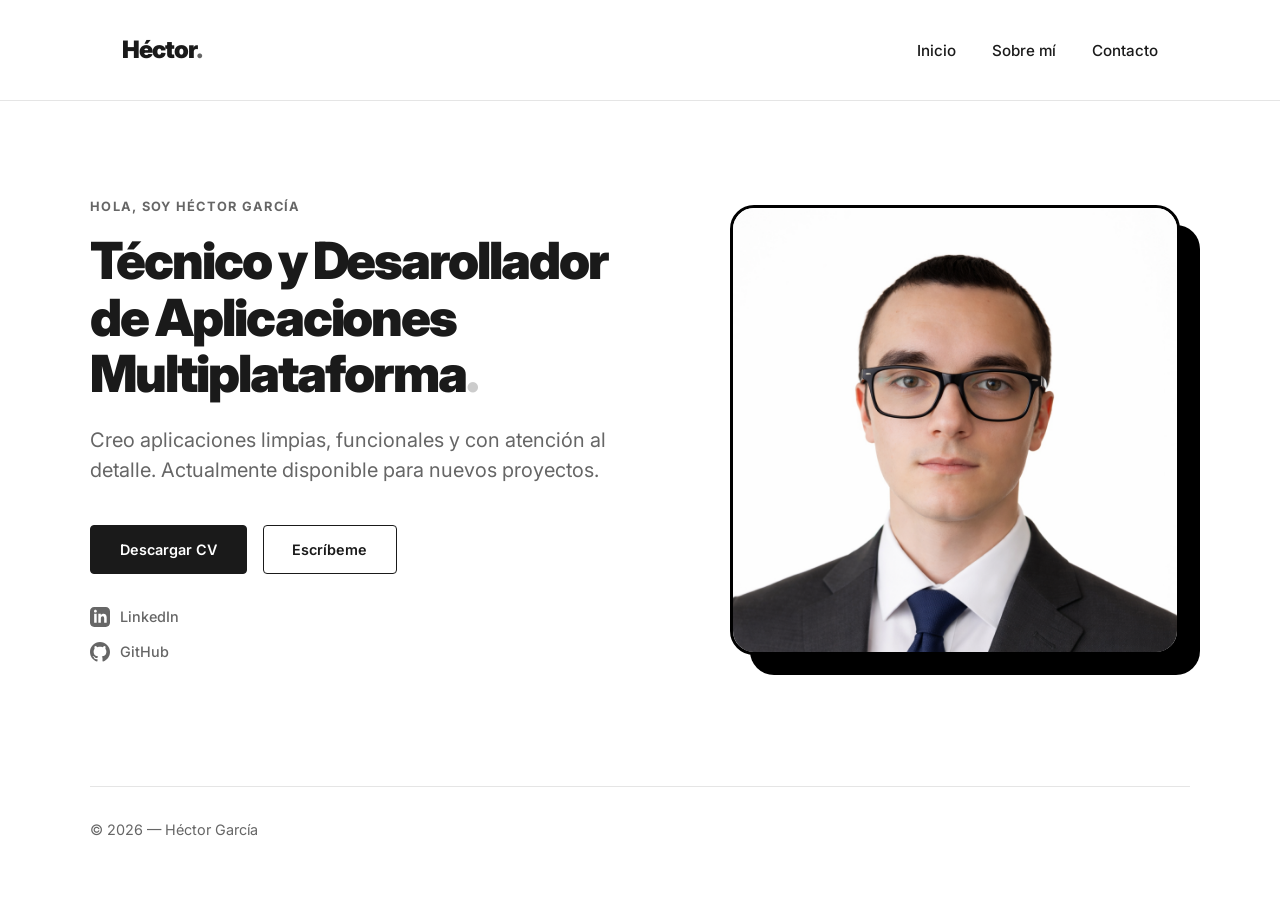
<file: index.html>
<!doctype html>
<html lang="es">
  <head>
    <meta charset="utf-8" />
    <meta name="viewport" content="width=device-width, initial-scale=1" />
    <title>Héctor García — Portfolio</title>
    <link rel="stylesheet" href="CSS/main.css" />
  </head>
  <body>
    
    <header class="navbar">
      <div class="container">
        <a href="index.html" class="brand">Héctor<span>.</span></a>
        <nav class="nav-links">
          <a href="index.html">Inicio</a>
          <a href="Sobremi.html">Sobre mí</a>
          <a href="Contacto.html">Contacto</a>
        </nav>
      </div>
    </header>

    <main class="hero container">
      <div class="hero-content">
        <div class="text-block">
          <p class="intro-label">Hola, soy Héctor García</p>
          <h1>Técnico y Desarollador de Aplicaciones Multiplataforma<span>.</span></h1>
          <p class="description">
            Creo aplicaciones limpias, funcionales y con atención al detalle. Actualmente disponible para nuevos proyectos.
          </p>
          
          <div class="cta-row">
            <a class="btn btn-dark" href="Foto/Héctor García.pdf" download="Hector-Garcia.pdf">Descargar CV</a>
            <a class="btn btn-light" href="Contacto.html">Escríbeme</a>
          </div>

          <div class="social-links">
            <a href="https://www.linkedin.com/in/h%C3%A9ctor-garc%C3%ADa-pascual/" target="_blank" class="social-item">
              <svg xmlns="http://www.w3.org/2000/svg" width="20" height="20" viewBox="0 0 24 24" fill="currentColor"><path d="M19 0h-14c-2.761 0-5 2.239-5 5v14c0 2.761 2.239 5 5 5h14c2.762 0 5-2.239 5-5v-14c0-2.761-2.238-5-5-5zm-11 19h-3v-11h3v11zm-1.5-12.268c-.966 0-1.75-.79-1.75-1.764s.784-1.764 1.75-1.764 1.75.79 1.75 1.764-.783 1.764-1.75 1.764zm13.5 12.268h-3v-5.604c0-3.368-4-3.113-4 0v5.604h-3v-11h3v1.765c1.396-2.586 7-2.777 7 2.476v6.759z"/></svg>
              LinkedIn
            </a>
            <a href="https://github.com/hectorbh78" target="_blank" class="social-item">
              <svg xmlns="http://www.w3.org/2000/svg" width="20" height="20" viewBox="0 0 24 24" fill="currentColor"><path d="M12 0c-6.626 0-12 5.373-12 12 0 5.302 3.438 9.8 8.207 11.387.599.111.793-.261.793-.577v-2.234c-3.338.726-4.033-1.416-4.033-1.416-.546-1.387-1.333-1.756-1.333-1.756-1.089-.745.083-.729.083-.729 1.205.084 1.839 1.237 1.839 1.237 1.07 1.834 2.807 1.304 3.492.997.107-.775.418-1.305.762-1.604-2.665-.305-5.467-1.334-5.467-5.931 0-1.311.469-2.381 1.236-3.221-.124-.303-.535-1.524.117-3.176 0 0 1.008-.322 3.301 1.23.957-.266 1.983-.399 3.003-.404 1.02.005 2.047.138 3.006.404 2.291-1.552 3.297-1.23 3.297-1.23.653 1.653.242 2.874.118 3.176.77.84 1.235 1.911 1.235 3.221 0 4.609-2.807 5.624-5.479 5.921.43.372.823 1.102.823 2.222v3.293c0 .319.192.694.801.576 4.765-1.589 8.199-6.086 8.199-11.386 0-6.627-5.373-12-12-12z"/></svg>
              GitHub
            </a>
          </div>
        </div>
        
        <div class="image-block">
          <div class="frame">
            <img src="./Foto/sa.png" alt="Héctor García" />
          </div>
        </div>
      </div>
    </main>

    <footer class="footer container">
      <p>© <span id="year"></span> — Héctor García</p>
    </footer>

    <script>
      document.getElementById('year').textContent = new Date().getFullYear();
    </script>
  </body>
</html>
</file>
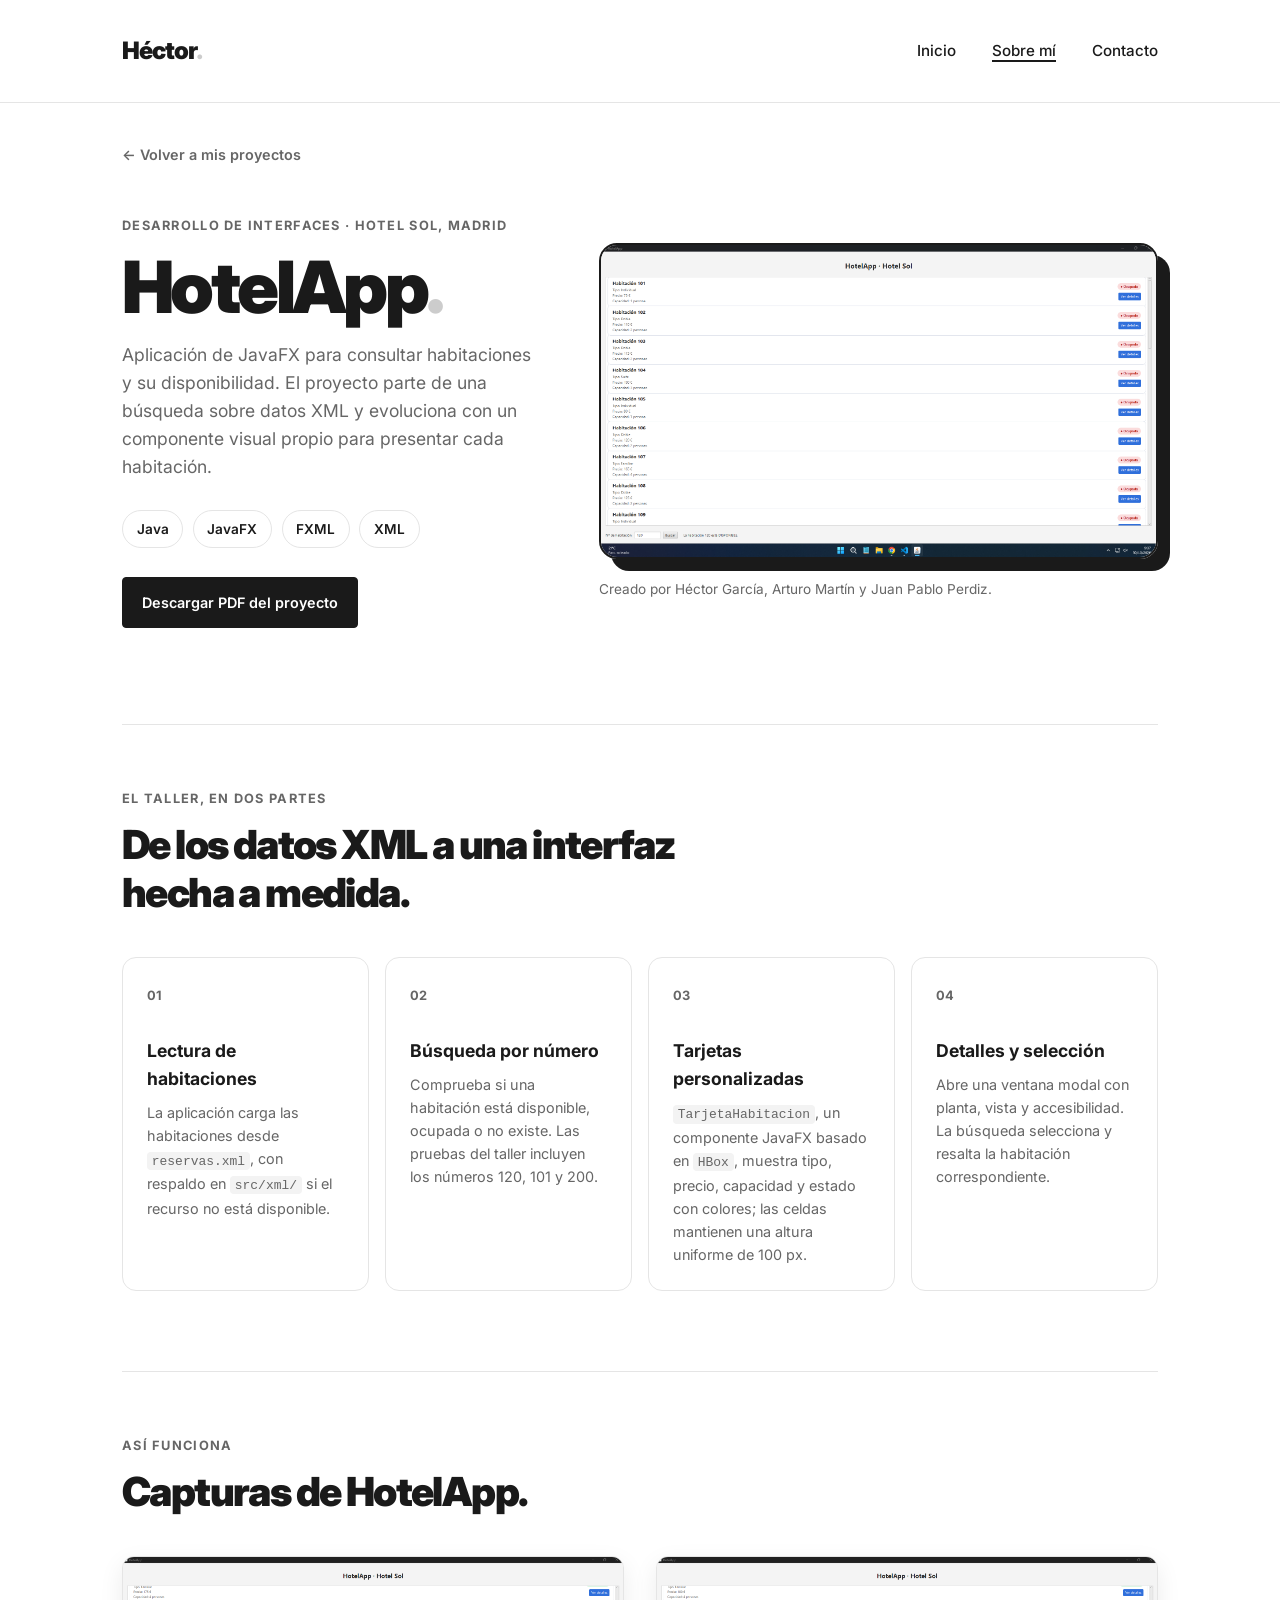
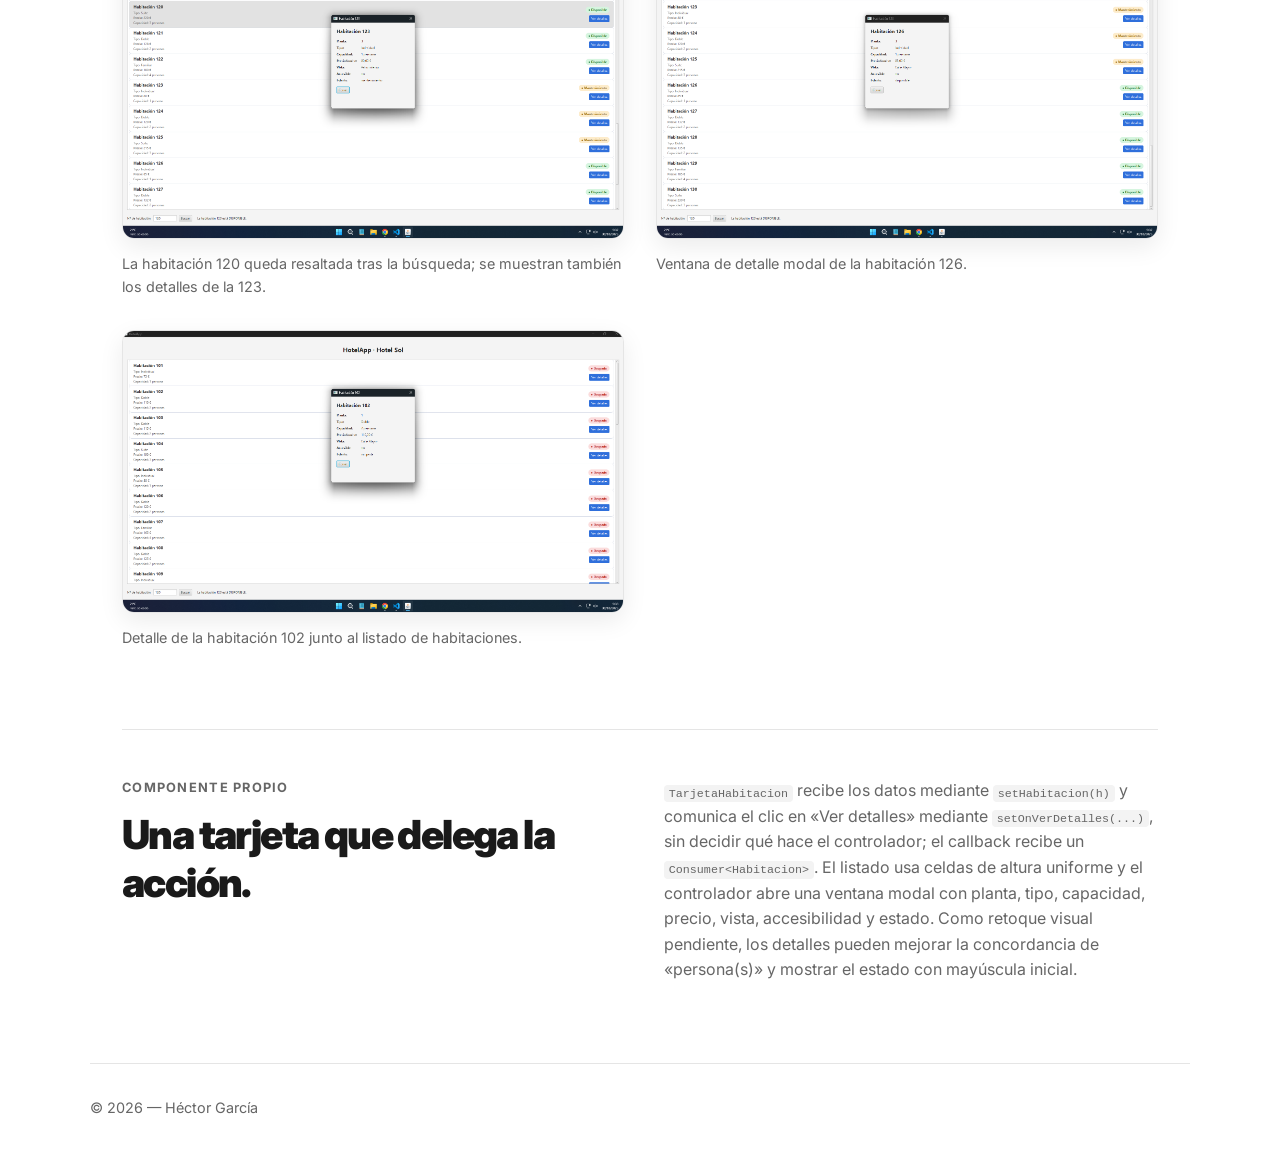
<file: AppHotel.html>
<!doctype html>
<html lang="es">
  <head>
    <meta charset="utf-8" />
    <meta name="viewport" content="width=device-width, initial-scale=1" />
    <meta name="description" content="HotelApp, aplicación JavaFX del taller de Desarrollo de Interfaces: habitaciones, búsqueda por número y tarjetas con detalles." />
    <title>HotelApp — Héctor García</title>
    <link rel="stylesheet" href="CSS/AppHotel.css" />
  </head>
  <body>
    <header class="navbar">
      <div class="container">
        <a href="index.html" class="brand">Héctor<span>.</span></a>
        <nav class="nav-links" aria-label="Navegación principal">
          <a href="index.html">Inicio</a>
          <a href="Sobremi.html" class="active">Sobre mí</a>
          <a href="Contacto.html">Contacto</a>
        </nav>
      </div>
    </header>

    <main class="container">
      <a class="back-link" href="Sobremi.html">← Volver a mis proyectos</a>

      <section class="project-hero">
        <div class="project-heading">
          <p class="eyebrow">Desarrollo de Interfaces · Hotel Sol, Madrid</p>
          <h1>HotelApp<span>.</span></h1>
          <p class="description">
            Aplicación de JavaFX para consultar habitaciones y su disponibilidad. El proyecto
            parte de una búsqueda sobre datos XML y evoluciona con un componente visual propio
            para presentar cada habitación.
          </p>
          <div class="technology-list" aria-label="Tecnologías utilizadas">
            <span>Java</span>
            <span>JavaFX</span>
            <span>FXML</span>
            <span>XML</span>
          </div>
          <a class="download-button" href="pdfhotel.pdf" download="pdfhotel.pdf">Descargar PDF del proyecto</a>
        </div>

        <figure class="project-image">
          <img
            src="./hotelact1.png"
            alt="HotelApp mostrando tarjetas de habitaciones con precio, capacidad, estado y botón para ver detalles"
          />
          <figcaption>Creado por Héctor García, Arturo Martín y Juan Pablo Perdiz.</figcaption>
        </figure>
      </section>

      <section class="features-section" aria-labelledby="features-heading">
        <div class="section-heading">
          <p class="eyebrow">El taller, en dos partes</p>
          <h2 id="features-heading">De los datos XML a una interfaz hecha a medida.</h2>
        </div>

        <div class="features-grid">
          <article class="feature-card">
            <span class="feature-number">01</span>
            <h3>Lectura de habitaciones</h3>
            <p>La aplicación carga las habitaciones desde <code>reservas.xml</code>, con respaldo en <code>src/xml/</code> si el recurso no está disponible.</p>
          </article>
          <article class="feature-card">
            <span class="feature-number">02</span>
            <h3>Búsqueda por número</h3>
            <p>Comprueba si una habitación está disponible, ocupada o no existe. Las pruebas del taller incluyen los números 120, 101 y 200.</p>
          </article>
          <article class="feature-card">
            <span class="feature-number">03</span>
            <h3>Tarjetas personalizadas</h3>
            <p><code>TarjetaHabitacion</code>, un componente JavaFX basado en <code>HBox</code>, muestra tipo, precio, capacidad y estado con colores; las celdas mantienen una altura uniforme de 100 px.</p>
          </article>
          <article class="feature-card">
            <span class="feature-number">04</span>
            <h3>Detalles y selección</h3>
            <p>Abre una ventana modal con planta, vista y accesibilidad. La búsqueda selecciona y resalta la habitación correspondiente.</p>
          </article>
        </div>
      </section>

      <section class="screenshots-section" aria-labelledby="screenshots-heading">
        <div class="section-heading">
          <p class="eyebrow">Así funciona</p>
          <h2 id="screenshots-heading">Capturas de HotelApp.</h2>
        </div>
        <div class="screenshots-grid">
          <figure class="screenshot-card">
            <img class="zoomable-image" src="./hotelact2.png" alt="Habitación 120 seleccionada en gris y ventana modal con los detalles de la habitación 123" loading="lazy" tabindex="0" role="button" aria-label="Ampliar captura: búsqueda de habitación 120 y detalle de la 123" />
            <figcaption>La habitación 120 queda resaltada tras la búsqueda; se muestran también los detalles de la 123.</figcaption>
          </figure>
          <figure class="screenshot-card">
            <img class="zoomable-image" src="./hotelact3.png" alt="Ventana de detalles de la habitación 126 con planta, tipo, capacidad, precio, vista, accesibilidad y estado" loading="lazy" tabindex="0" role="button" aria-label="Ampliar captura: ventana de detalle de la habitación 126" />
            <figcaption>Ventana de detalle modal de la habitación 126.</figcaption>
          </figure>
          <figure class="screenshot-card">
            <img class="zoomable-image" src="./hotelact4.png" alt="Ventana de detalles de la habitación 102 sobre el listado de habitaciones" loading="lazy" tabindex="0" role="button" aria-label="Ampliar captura: ventana de detalle de la habitación 102" />
            <figcaption>Detalle de la habitación 102 junto al listado de habitaciones.</figcaption>
          </figure>
        </div>
      </section>

      <dialog class="image-zoom" aria-label="Captura ampliada">
        <button class="image-zoom-close" type="button" aria-label="Cerrar imagen ampliada">×</button>
        <img class="image-zoom-content" alt="" />
      </dialog>

      <section class="project-info" aria-labelledby="approach-heading">
        <div>
          <p class="eyebrow">Componente propio</p>
          <h2 id="approach-heading">Una tarjeta que delega la acción.</h2>
        </div>
        <p>
          <code>TarjetaHabitacion</code> recibe los datos mediante <code>setHabitacion(h)</code> y
          comunica el clic en «Ver detalles» mediante <code>setOnVerDetalles(...)</code>, sin
          decidir qué hace el controlador; el callback recibe un <code>Consumer&lt;Habitacion&gt;</code>.
          El listado usa celdas de altura uniforme y el
          controlador abre una ventana modal con planta, tipo, capacidad, precio, vista,
          accesibilidad y estado. Como retoque visual pendiente, los detalles pueden mejorar la
          concordancia de «persona(s)» y mostrar el estado con mayúscula inicial.
        </p>
      </section>
    </main>

    <footer class="footer container">
      <p>© <span id="year"></span> — Héctor García</p>
    </footer>

    <script>
      document.getElementById('year').textContent = new Date().getFullYear();

      const zoomDialog = document.querySelector('.image-zoom');
      const zoomImage = document.querySelector('.image-zoom-content');

      document.querySelectorAll('.zoomable-image').forEach((image) => {
        const openZoom = () => {
          zoomImage.src = image.src;
          zoomImage.alt = image.alt;
          zoomDialog.showModal();
        };

        image.addEventListener('click', openZoom);
        image.addEventListener('keydown', (event) => {
          if (event.key === 'Enter' || event.key === ' ') {
            event.preventDefault();
            openZoom();
          }
        });
      });

      document.querySelector('.image-zoom-close').addEventListener('click', () => zoomDialog.close());
      zoomDialog.addEventListener('keydown', (event) => {
        if (event.key === 'Escape') zoomDialog.close();
      });
      zoomDialog.addEventListener('click', (event) => {
        if (event.target === zoomDialog) zoomDialog.close();
      });
      zoomDialog.addEventListener('close', () => {
        zoomImage.removeAttribute('src');
      });
    </script>
  </body>
</html>
</file>
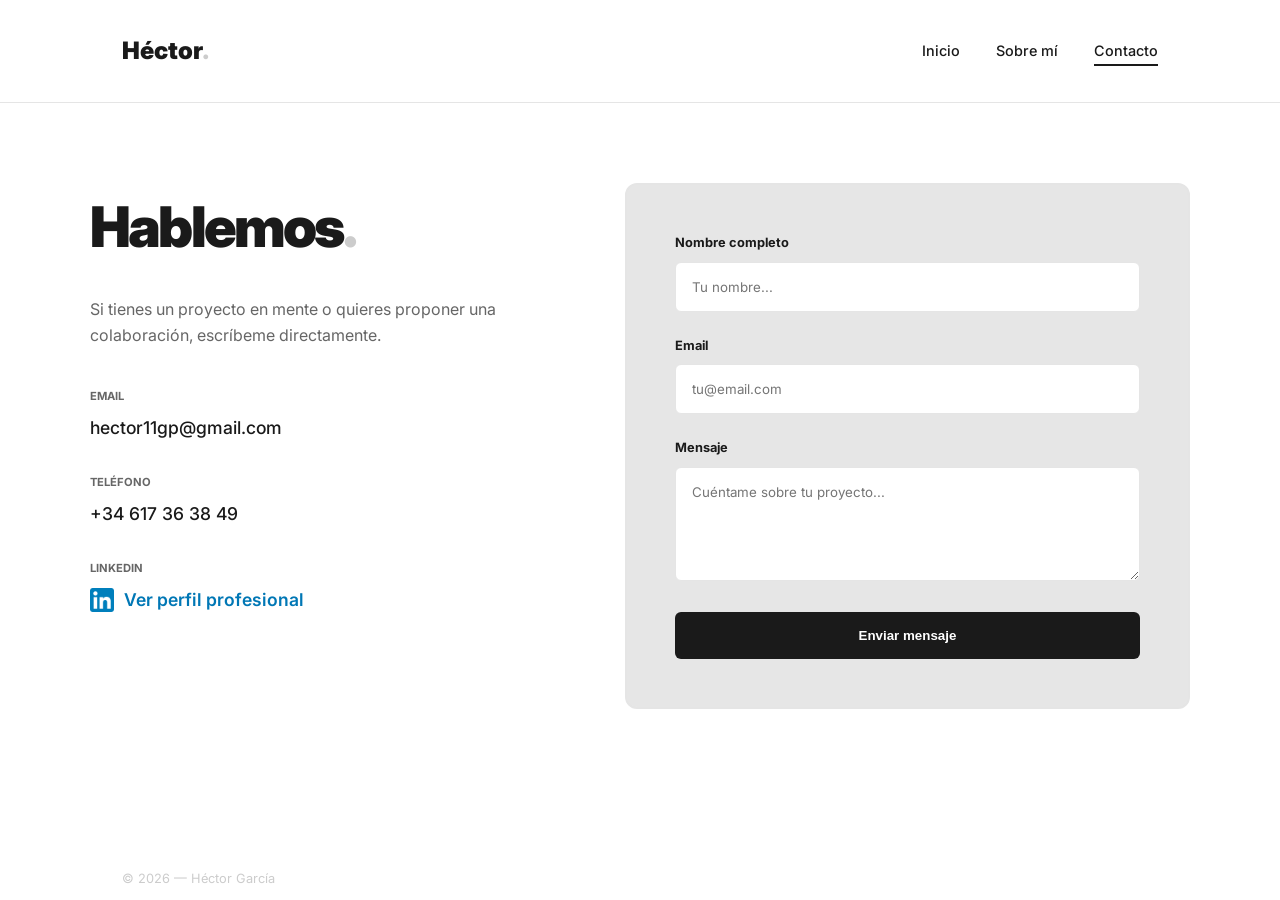
<file: Contacto.html>
<!doctype html>
<html lang="es">
  <head>
    <meta charset="utf-8" />
    <meta name="viewport" content="width=device-width, initial-scale=1" />
    <title>Contacto — Héctor García</title>
    <link rel="stylesheet" href="CSS/Contacto.css" />
  </head>
  <body>
    
    <header class="navbar">
      <div class="container">
        <a href="index.html" class="brand">Héctor<span>.</span></a>
        <nav class="nav-links">
          <a href="index.html">Inicio</a>
          <a href="Sobremi.html">Sobre mí</a>
          <a href="Contacto.html" class="active">Contacto</a>
        </nav>
      </div>
    </header>

    <main class="container page-content">
      <section class="contact-grid">
        
        <div class="contact-info">
          <h1>Hablemos<span>.</span></h1>
          <p class="description">Si tienes un proyecto en mente o quieres proponer una colaboración, escríbeme directamente.</p>
          
          <ul class="contact-methods">
            <li>
              <small>Email</small>
              <a href="mailto:hector11gp@gmail.com">hector11gp@gmail.com</a>
            </li>
            <li>
              <small>Teléfono</small>
              <a href="tel:+34617363849">+34 617 36 38 49</a>
            </li>
            <li>
              <small>LinkedIn</small>
              <a href="https://www.linkedin.com/in/h%C3%A9ctor-garc%C3%ADa-pascual/" target="_blank" class="linkedin-link">
                <img src="./Foto/zLinkedin.png" alt="" class="linkedin-icon" />
                Ver perfil profesional
              </a>
            </li>
          </ul>
        </div>

        <div class="contact-form-container">
          <form action="https://api.web3forms.com/submit" method="POST" class="pro-form">

  <input type="hidden" name="access_key" value="9190845b-a07e-45fd-8eac-d90c535dd378" />
  <input type="hidden" name="subject" value="Nuevo mensaje desde tu portfolio" />

  <div class="form-group">
    <label>Nombre completo</label>
    <input type="text" name="name" placeholder="Tu nombre..." required />
  </div>

  <div class="form-group">
    <label>Email</label>
    <input type="email" name="email" placeholder="tu@email.com" required />
  </div>

  <div class="form-group">
    <label>Mensaje</label>
    <textarea name="message" rows="5" placeholder="Cuéntame sobre tu proyecto..." required></textarea>
  </div>

  <button type="submit" class="btn-submit">Enviar mensaje</button>
</form>

      </section>
    </main>

    <footer class="footer container">
      <p>© <span id="year"></span> — Héctor García</p>
    </footer>

    <script>
  document.getElementById('year').textContent = new Date().getFullYear();

  const form = document.querySelector('.pro-form');
  const btn = document.querySelector('.btn-submit');

  form.addEventListener('submit', async function(e) {
    e.preventDefault();

    btn.textContent = 'Enviando...';
    btn.disabled = true;

    const data = new FormData(form);

    const res = await fetch('https://api.web3forms.com/submit', {
      method: 'POST',
      body: data
    });

    if (res.ok) {
      form.innerHTML = `
        <div style="text-align: center; padding: 2rem;">
          <p style="font-size: 2rem;">✅</p>
          <h3>¡Mensaje enviado correctamente!</h3>
          <p>Me pondré en contacto contigo lo antes posible.</p>
        </div>
      `;
    } else {
      btn.textContent = 'Enviar mensaje';
      btn.disabled = false;
      alert('Error al enviar. Inténtalo de nuevo.');
    }
  });
</script>
  </body>
</html>
</file>
<file: CSS/main.css>
@import url('https://fonts.googleapis.com/css2?family=Inter:wght@400;500;700;900&display=swap');

:root {
  --bg: #ffffff;
  --text: #1a1a1a;
  --muted: #666666;
  --border: #e5e5e5;
  --accent: #000000;
  --primary: #000000;
  --container-width: 1100px;
}

* { 
  box-sizing: border-box; 
  margin: 0; 
  padding: 0; 
}

body {
  font-family: 'Inter', -apple-system, sans-serif;
  background-color: var(--bg);
  color: var(--text);
  line-height: 1.5;
  -webkit-font-smoothing: antialiased;
}

.container {
  max-width: var(--container-width);
  margin: 0 auto;
  padding: 0 2rem;
}

.navbar { 
  padding: 2rem 0; 
  border-bottom: 1px solid var(--border); 
}
.navbar .container { 
  display: flex; 
  justify-content: space-between; 
  align-items: center; 
}
.brand { 
  font-weight: 900; 
  font-size: 1.5rem; 
  text-decoration: none; 
  color: var(--text); 
  letter-spacing: -1px; 
}
.brand span { color: var(--muted); }
.nav-links a { 
  text-decoration: none; 
  color: var(--text); 
  font-weight: 500; 
  margin-left: 2rem; 
  font-size: 0.95rem; 
}
.nav-links a:hover { border-bottom: 2px solid var(--text); }

.hero { padding: 6rem 0; }
.hero-content { 
  display: grid; 
  grid-template-columns: 1.2fr 1fr; 
  gap: 4rem; 
  align-items: center; 
}
.intro-label { 
  text-transform: uppercase; 
  font-size: 0.8rem; 
  font-weight: 700; 
  letter-spacing: 0.1em; 
  color: var(--muted); 
  margin-bottom: 1rem; 
}
h1 { 
  font-size: clamp(2.5rem, 4vw, 3.5rem); 
  font-weight: 900; 
  line-height: 1.1; 
  letter-spacing: -0.04em; 
  margin-bottom: 1.5rem; 
}
h1 span { color: #ccc; }
.description { 
  font-size: 1.25rem; 
  color: var(--muted); 
  max-width: 540px; 
  margin-bottom: 2.5rem; 
}

.cta-row { 
  display: flex; 
  gap: 1rem; 
  margin-bottom: 2rem; 
}
.btn { 
  padding: 0.8rem 1.8rem; 
  border-radius: 4px; 
  text-decoration: none; 
  font-weight: 600; 
  font-size: 0.9rem; 
  transition: all 0.2s; 
  display: inline-block; 
}
.btn-dark { 
  background: var(--text); 
  color: white; 
  border: 1px solid var(--text); 
}

.btn-light { 
  background: transparent; 
  color: var(--text); 
  border: 1.5px solid var(--text);
}

.btn:hover { 
  transform: translateY(-2px); 
  box-shadow: 0 4px 12px rgba(0,0,0,0.05); 
}

.social-links {
  display: flex;
  flex-direction: column;
  gap: 0.8rem;
}
.social-item {
  display: flex;
  align-items: center;
  gap: 0.6rem;
  text-decoration: none;
  color: var(--muted);
  font-weight: 500;
  font-size: 0.9rem;
  transition: color 0.2s;
}
.social-item:hover { color: var(--text); }
.social-item svg { fill: currentColor; }

.image-block { display: flex; justify-content: center; }
.frame { 
  position: relative; 
  width: 100%; 
  max-width: 450px; 
  aspect-ratio: 1 / 1; 
  background: #f0f0f0; 
  border-radius: 24px; 
  border: 3px solid #000000; 
  box-shadow: 20px 20px 0 var(--primary); 
  overflow: hidden; 
}
.frame img { 
  width: 100%; 
  height: 100%; 
  object-fit: cover; 
  display: block; 
}

.footer { 
  margin-top: 1.7rem; 
  padding: 2rem 0; 
  border-top: 1px solid var(--border); 
  color: var(--muted); 
  font-size: 0.9rem; 
}

@media (max-width: 850px) {
  .hero-content { 
    display: flex; 
    flex-direction: column-reverse; 
    text-align: center; 
    gap: 3rem; 
  }
  .frame { 
    max-width: 300px; 
    box-shadow: 15px 15px 0 var(--primary); 
  }
  .description { margin: 0 auto 2.5rem auto; }
  .cta-row { justify-content: center; }
  .social-links { align-items: center; }
}
</file>
<file: CSS/AppHotel.css>
@import url('https://fonts.googleapis.com/css2?family=Inter:wght@400;500;700;900&display=swap');

:root {
  --bg: #ffffff;
  --text: #1a1a1a;
  --muted: #666666;
  --border: #e5e5e5;
  --container-width: 1100px;
}

* { box-sizing: border-box; margin: 0; padding: 0; }

body {
  font-family: 'Inter', -apple-system, sans-serif;
  background-color: var(--bg);
  color: var(--text);
  line-height: 1.6;
  -webkit-font-smoothing: antialiased;
}

.container {
  max-width: var(--container-width);
  margin: 0 auto;
  padding: 0 2rem;
}

.navbar { padding: 2rem 0; border-bottom: 1px solid var(--border); }
.navbar .container { display: flex; justify-content: space-between; align-items: center; }
.brand { font-weight: 900; font-size: 1.5rem; text-decoration: none; color: var(--text); letter-spacing: -1px; }
.brand span, h1 span { color: #ccc; }
.nav-links a { text-decoration: none; color: var(--text); font-weight: 500; margin-left: 2rem; font-size: 0.95rem; }
.nav-links a:hover, .nav-links a.active { border-bottom: 2px solid var(--text); }

.back-link {
  display: inline-block;
  margin-top: 2.5rem;
  color: var(--muted);
  text-decoration: none;
  font-size: 0.9rem;
  font-weight: 600;
}
.back-link:hover { color: var(--text); }

.project-hero {
  display: grid;
  grid-template-columns: 0.85fr 1.15fr;
  gap: 4rem;
  align-items: center;
  padding: 3rem 0 6rem;
}
.eyebrow {
  color: var(--muted);
  font-size: 0.8rem;
  font-weight: 700;
  letter-spacing: 0.1em;
  text-transform: uppercase;
}
h1 {
  margin: 0.8rem 0 1rem;
  font-size: clamp(2.8rem, 6vw, 4.5rem);
  font-weight: 900;
  letter-spacing: -0.05em;
  line-height: 1.05;
}
.description { max-width: 440px; color: var(--muted); font-size: 1.1rem; }
.technology-list { display: flex; flex-wrap: wrap; gap: 0.6rem; margin-top: 1.8rem; }
.technology-list span {
  padding: 0.45rem 0.85rem;
  border: 1px solid var(--border);
  border-radius: 100px;
  font-size: 0.85rem;
  font-weight: 600;
}
.download-button {
  display: inline-block;
  margin-top: 1.8rem;
  padding: 0.8rem 1.2rem;
  border: 1px solid var(--text);
  border-radius: 4px;
  background: var(--text);
  color: #fff;
  font-size: 0.9rem;
  font-weight: 600;
  text-decoration: none;
  transition: transform 0.2s, box-shadow 0.2s;
}
.download-button:hover { transform: translateY(-2px); box-shadow: 0 4px 12px rgba(0, 0, 0, 0.12); }
.download-button:focus-visible { outline: 2px solid var(--text); outline-offset: 4px; }

.project-image { min-width: 0; }
.project-image img {
  display: block;
  width: 100%;
  border: 2px solid var(--text);
  border-radius: 18px;
  box-shadow: 12px 12px 0 var(--text);
}
.project-image figcaption { margin-top: 1.2rem; color: var(--muted); font-size: 0.85rem; }

.features-section { padding: 4rem 0 5rem; border-top: 1px solid var(--border); }
.section-heading { max-width: 620px; margin-bottom: 2.5rem; }
h2 { font-size: clamp(1.8rem, 4vw, 2.5rem); font-weight: 900; letter-spacing: -0.04em; line-height: 1.2; }
.section-heading h2 { margin-top: 0.75rem; }
.features-grid { display: grid; grid-template-columns: repeat(4, 1fr); gap: 1rem; }
.feature-card { min-height: 220px; padding: 1.5rem; border: 1px solid var(--border); border-radius: 14px; }
.feature-number { color: var(--muted); font-size: 0.8rem; font-weight: 700; }
.feature-card h3 { margin: 1.8rem 0 0.5rem; font-size: 1.1rem; }
.feature-card p { color: var(--muted); font-size: 0.9rem; }
.feature-card code, .project-info code { padding: 0.1rem 0.3rem; border-radius: 4px; background: #f3f3f3; font-size: 0.9em; }

.screenshots-section { padding: 4rem 0 5rem; border-top: 1px solid var(--border); }
.screenshots-grid { display: grid; grid-template-columns: repeat(2, minmax(0, 1fr)); gap: 2rem; }
.screenshot-card { min-width: 0; }
.screenshot-card img {
  display: block;
  width: 100%;
  height: auto;
  border: 1px solid var(--border);
  border-radius: 12px;
  box-shadow: 0 8px 24px rgba(0, 0, 0, 0.08);
}
.zoomable-image { cursor: zoom-in; }
.zoomable-image:focus-visible { outline: 3px solid var(--text); outline-offset: 4px; }
.screenshot-card figcaption { margin-top: 0.8rem; color: var(--muted); font-size: 0.9rem; }

.image-zoom {
  position: fixed;
  inset: 0;
  width: min(94vw, 1500px);
  max-width: none;
  max-height: 92vh;
  margin: auto;
  padding: 3rem 1rem 1rem;
  overflow: auto;
  border: 0;
  border-radius: 12px;
  background: #111;
}
.image-zoom::backdrop { background: rgba(0, 0, 0, 0.85); }
.image-zoom-content { display: block; width: 100%; height: auto; margin: auto; }
.image-zoom-close {
  position: absolute;
  top: 0.5rem;
  right: 0.75rem;
  width: 2.25rem;
  height: 2.25rem;
  border: 1px solid rgba(255, 255, 255, 0.6);
  border-radius: 50%;
  background: #222;
  color: #fff;
  font-size: 1.5rem;
  line-height: 1;
  cursor: pointer;
}
.image-zoom-close:focus-visible { outline: 2px solid #fff; outline-offset: 3px; }

.project-info {
  display: grid;
  grid-template-columns: 1fr 1fr;
  gap: 3rem;
  align-items: start;
  padding: 3rem 0 5rem;
  border-top: 1px solid var(--border);
}
.project-info h2 { margin-top: 0.75rem; }
.project-info > p { color: var(--muted); }

.footer { padding: 2rem 0; border-top: 1px solid var(--border); color: var(--muted); font-size: 0.9rem; }

@media (max-width: 850px) {
  .project-hero { grid-template-columns: 1fr; gap: 2.5rem; }
  .features-grid { grid-template-columns: repeat(2, 1fr); }
  .screenshots-grid { gap: 1.5rem; }
}

@media (max-width: 560px) {
  .container { padding: 0 1.25rem; }
  .navbar { padding: 1.5rem 0; }
  .nav-links a { margin-left: 0.8rem; font-size: 0.8rem; }
  .project-hero { padding: 2rem 0 4rem; }
  .features-grid, .screenshots-grid, .project-info { grid-template-columns: 1fr; }
  .feature-card { min-height: 0; }
}
</file>
<file: CSS/Contacto.css>
@import url('https://fonts.googleapis.com/css2?family=Inter:wght@400;500;700;900&display=swap');

:root {
  --bg: #ffffff;
  --text: #1a1a1a;
  --muted: #666666;
  --border: #e5e5e5;
  --linkedin-blue: #0077b5;
}

* { box-sizing: border-box; margin: 0; padding: 0; }

body {
  font-family: 'Inter', sans-serif;
  background-color: var(--bg);
  color: var(--text);
  line-height: 1.6;
}

.container {
  max-width: 1100px;
  margin: 0 auto;
  padding: 0 2rem;
}

.navbar { padding: 2rem 0; border-bottom: 1px solid var(--border); }
.navbar .container { display: flex; justify-content: space-between; align-items: center; }
.brand { font-weight: 900; font-size: 1.5rem; text-decoration: none; color: var(--text); }
.brand span { color: #ccc; }
.nav-links a { text-decoration: none; color: var(--text); font-weight: 500; margin-left: 2rem; font-size: 0.9rem; }
.nav-links a.active { border-bottom: 2px solid var(--text); padding-bottom: 5px; }

.page-content { padding: 5rem 0; }
.contact-grid { display: grid; grid-template-columns: 1fr 1.2fr; gap: 4rem; }
h1 { font-size: 3.5rem; font-weight: 900; letter-spacing: -0.05em; margin-bottom: 1.5rem; }
h1 span { color: #ccc; }
.description { color: var(--muted); margin-bottom: 2.5rem; }

.contact-methods { list-style: none; }
.contact-methods li { margin-bottom: 2rem; }
.contact-methods small { display: block; text-transform: uppercase; font-size: 0.7rem; font-weight: 700; color: var(--muted); margin-bottom: 0.5rem; }
.contact-methods a { color: var(--text); text-decoration: none; font-size: 1.1rem; font-weight: 500; }

.linkedin-link {
  display: inline-flex;
  align-items: center;
  color: var(--linkedin-blue) !important;
  font-weight: 600 !important;
  transition: opacity 0.2s;
}

.linkedin-link:hover {
  text-decoration: underline;
  opacity: 0.8;
}

.linkedin-icon {
  width: 24px;
  height: 24px;
  margin-right: 10px;
  object-fit: contain;
}

.pro-form { background: #e6e6e6; padding: 3rem; border: 2px solid var(--border); border-radius: 12px; }
.form-group { margin-bottom: 1.5rem; }
.form-group label { display: block; font-size: 0.8rem; font-weight: 700; margin-bottom: 0.5rem; }
.form-group input, .form-group textarea { width: 100%; padding: 1rem; border: 1px solid var(--border); border-radius: 6px; font-family: inherit; }
.btn-submit { width: 100%; background: var(--text); color: white; padding: 1rem; border: none; border-radius: 6px; font-weight: 600; cursor: pointer; }

.footer { margin-top: 5rem; color: #ccc; font-size: 0.8rem; }

@media (max-width: 850px) {
  .contact-grid { grid-template-columns: 1fr; }
  h1 { font-size: 2.5rem; }
}
</file>
